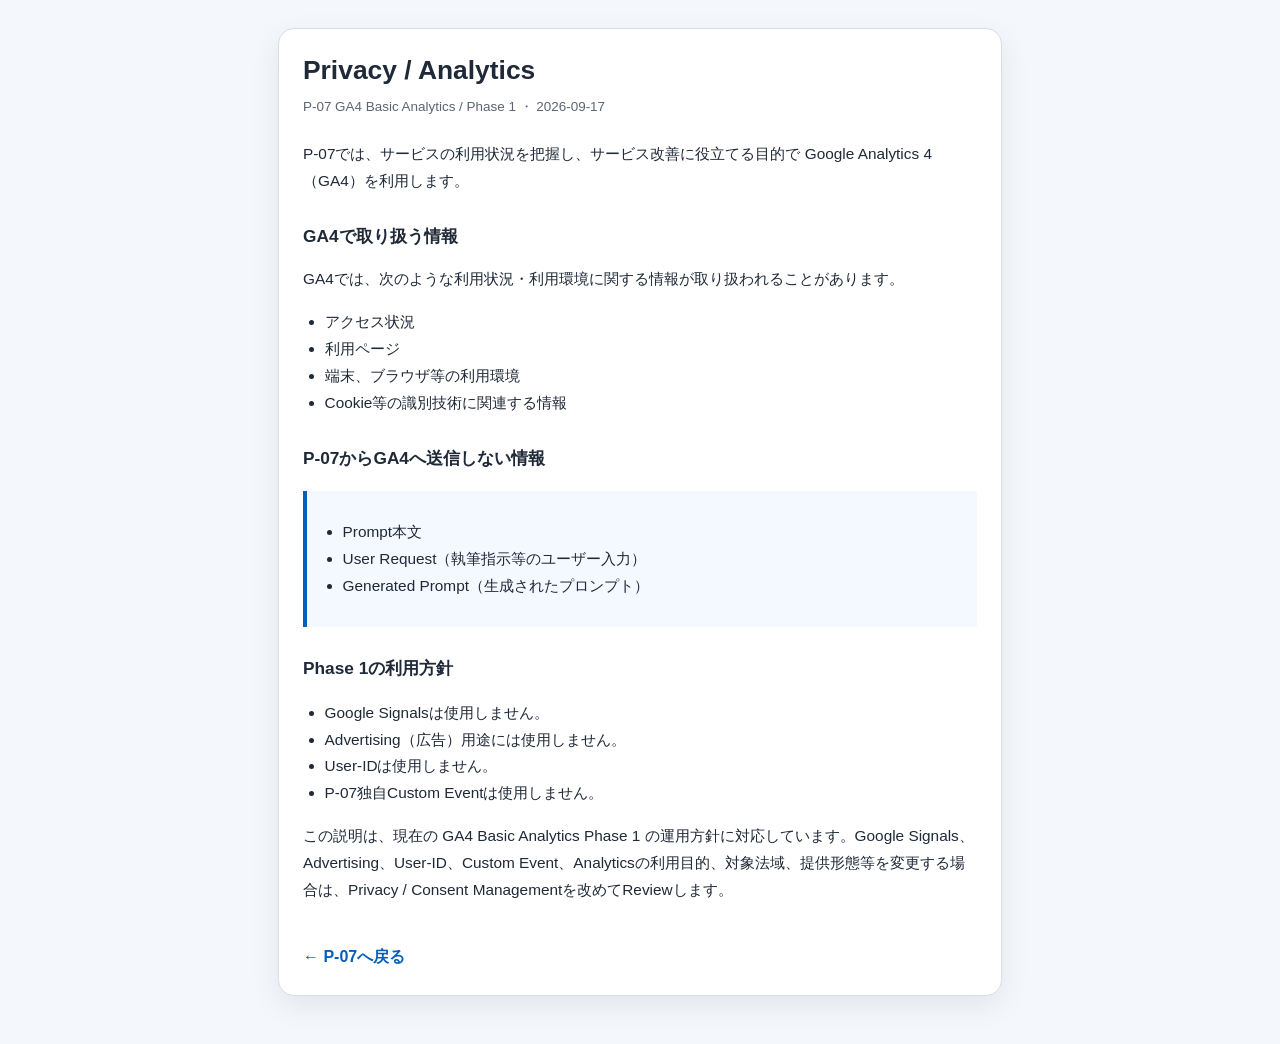
<file: privacy-analytics.html>
<!DOCTYPE html>
<html lang="ja">
<head>
<meta charset="UTF-8">
<meta name="viewport" content="width=device-width, initial-scale=1.0">
<title>P-07 Privacy / Analytics</title>
<link rel="stylesheet" href="privacy.css">
</head>
<body>
<main>
<article>
  <h1>Privacy / Analytics</h1>
  <div class="meta">P-07 GA4 Basic Analytics / Phase 1 ・ 2026-09-17</div>

  <p>P-07では、サービスの利用状況を把握し、サービス改善に役立てる目的で Google Analytics 4（GA4）を利用します。</p>

  <h2>GA4で取り扱う情報</h2>
  <p>GA4では、次のような利用状況・利用環境に関する情報が取り扱われることがあります。</p>
  <ul>
    <li>アクセス状況</li>
    <li>利用ページ</li>
    <li>端末、ブラウザ等の利用環境</li>
    <li>Cookie等の識別技術に関連する情報</li>
  </ul>

  <h2>P-07からGA4へ送信しない情報</h2>
  <div class="note">
    <ul>
      <li>Prompt本文</li>
      <li>User Request（執筆指示等のユーザー入力）</li>
      <li>Generated Prompt（生成されたプロンプト）</li>
    </ul>
  </div>

  <h2>Phase 1の利用方針</h2>
  <ul>
    <li>Google Signalsは使用しません。</li>
    <li>Advertising（広告）用途には使用しません。</li>
    <li>User-IDは使用しません。</li>
    <li>P-07独自Custom Eventは使用しません。</li>
  </ul>

  <p>この説明は、現在の GA4 Basic Analytics Phase 1 の運用方針に対応しています。Google Signals、Advertising、User-ID、Custom Event、Analyticsの利用目的、対象法域、提供形態等を変更する場合は、Privacy / Consent Managementを改めてReviewします。</p>

  <a class="back" href="./">← P-07へ戻る</a>
</article>
</main>
</body>
</html>
</file>
<file: privacy.css>
:root{
  color-scheme:light;
  --ink:#1f2937;
  --muted:#5b6472;
  --line:#d8dee8;
  --accent:#075fb8;
  --panel:#ffffff;
  --bg:#f4f7fb;
}
*{box-sizing:border-box}
html,body{margin:0;padding:0}
body{
  background:var(--bg);
  color:var(--ink);
  font-family:"Helvetica Neue",Arial,"Hiragino Kaku Gothic ProN","Hiragino Sans",Meiryo,sans-serif;
  line-height:1.75;
}
main{max-width:760px;margin:0 auto;padding:28px 18px 48px}
article{
  background:var(--panel);
  border:1px solid var(--line);
  border-radius:16px;
  padding:24px;
  box-shadow:0 10px 30px rgba(15,23,42,.08);
}
h1{font-size:1.65rem;line-height:1.3;margin:0 0 8px}
h2{font-size:1.08rem;margin:26px 0 8px}
p,li{font-size:.96rem}
.meta{color:var(--muted);font-size:.84rem;margin-bottom:22px}
ul{padding-left:1.35rem}
.note{
  border-left:4px solid var(--accent);
  background:#f4f9ff;
  padding:12px 14px;
  margin:18px 0;
}
.back{display:inline-block;margin-top:24px;color:var(--accent);font-weight:700;text-decoration:none}
.back:hover{text-decoration:underline}
@media(max-width:520px){
  main{padding:16px 12px 32px}
  article{padding:20px 16px;border-radius:14px}
  h1{font-size:1.4rem}
}
</file>
